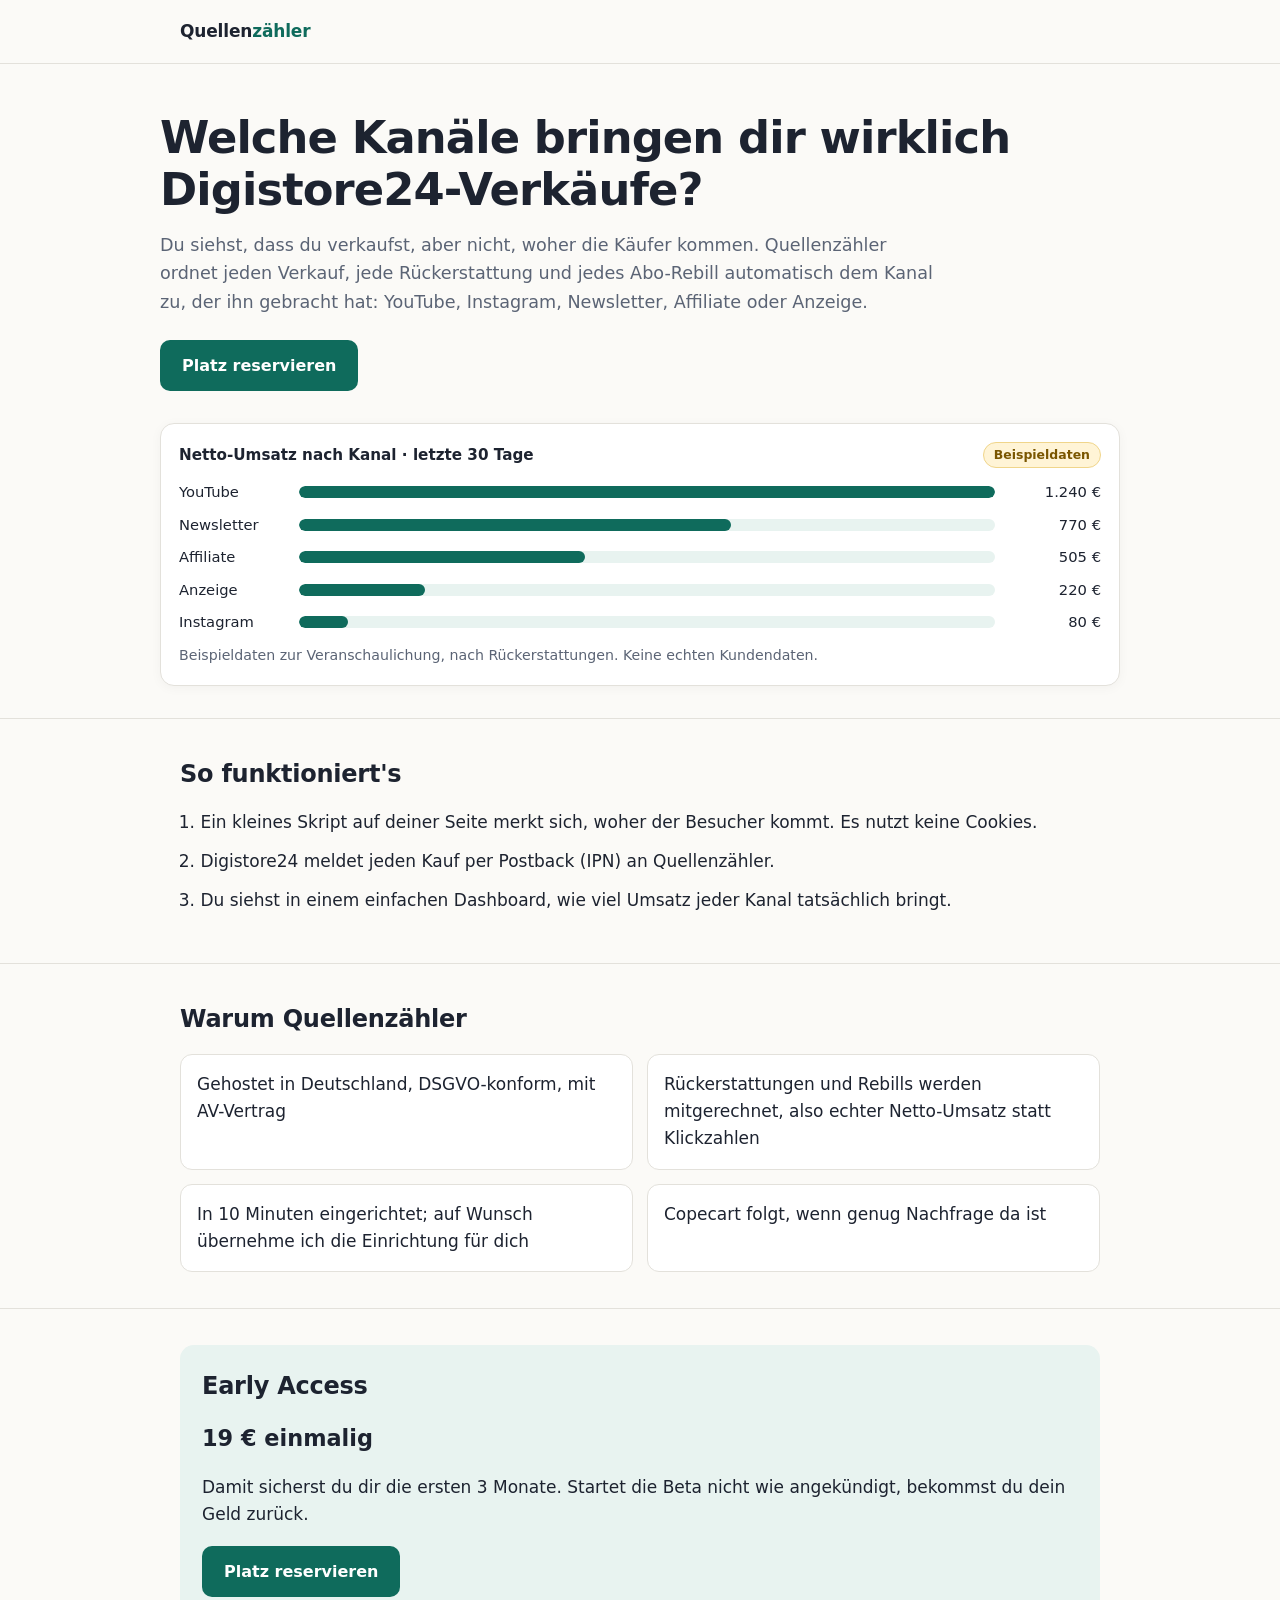
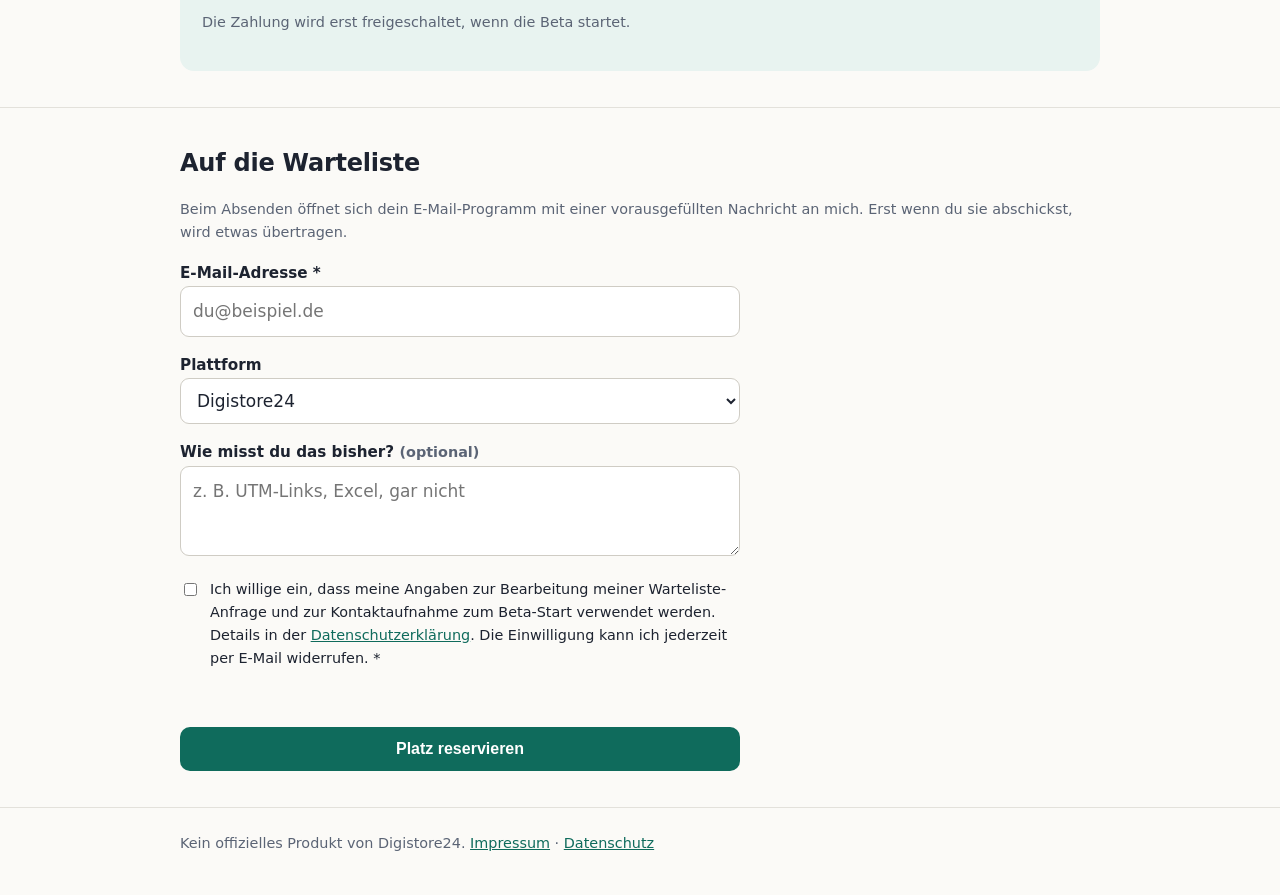
<file: index.html>
<!doctype html>
<html lang="de">
<head>
<meta charset="utf-8">
<meta name="viewport" content="width=device-width, initial-scale=1">
<meta name="robots" content="noindex, nofollow">
<title>Quellenzähler – Welche Kanäle bringen dir wirklich Digistore24-Verkäufe?</title>
<meta name="description" content="Quellenzähler ordnet jeden Digistore24-Verkauf dem Kanal zu, der ihn gebracht hat. Early Access Warteliste.">
<link rel="stylesheet" href="style.css">
</head>
<body>
<header class="top"><div class="wrap"><a class="brand" href="./">Quellen<span>zähler</span></a></div></header>
<main>
<div class="wrap hero">
  <h1>Welche Kanäle bringen dir wirklich Digistore24-Verkäufe?</h1>
  <p class="sub">Du siehst, dass du verkaufst, aber nicht, woher die Käufer kommen. Quellenzähler ordnet jeden Verkauf, jede Rückerstattung und jedes Abo-Rebill automatisch dem Kanal zu, der ihn gebracht hat: YouTube, Instagram, Newsletter, Affiliate oder Anzeige.</p>
  <a class="btn" href="#warteliste">Platz reservieren</a>

  <div class="dash" role="img" aria-label="Beispiel-Dashboard mit Beispieldaten: Netto-Umsatz nach Kanal">
    <div class="dash-h"><strong>Netto-Umsatz nach Kanal · letzte 30 Tage</strong><span class="tag">Beispieldaten</span></div>
    <div class="row"><span>YouTube</span><span class="bar"><i style="width:100%"></i></span><span class="num">1.240 €</span></div>
    <div class="row"><span>Newsletter</span><span class="bar"><i style="width:62%"></i></span><span class="num">770 €</span></div>
    <div class="row"><span>Affiliate</span><span class="bar"><i style="width:41%"></i></span><span class="num">505 €</span></div>
    <div class="row"><span>Anzeige</span><span class="bar"><i style="width:18%"></i></span><span class="num">220 €</span></div>
    <div class="row"><span>Instagram</span><span class="bar"><i style="width:7%"></i></span><span class="num">80 €</span></div>
    <small>Beispieldaten zur Veranschaulichung, nach Rückerstattungen. Keine echten Kundendaten.</small>
  </div>
</div>

<section><div class="wrap">
  <h2>So funktioniert's</h2>
  <ol class="steps">
    <li>Ein kleines Skript auf deiner Seite merkt sich, woher der Besucher kommt. Es nutzt keine Cookies.</li>
    <li>Digistore24 meldet jeden Kauf per Postback (IPN) an Quellenzähler.</li>
    <li>Du siehst in einem einfachen Dashboard, wie viel Umsatz jeder Kanal tatsächlich bringt.</li>
  </ol>
</div></section>

<section><div class="wrap">
  <h2>Warum Quellenzähler</h2>
  <div class="cards">
    <div class="card">Gehostet in Deutschland, DSGVO-konform, mit AV-Vertrag</div>
    <div class="card">Rückerstattungen und Rebills werden mitgerechnet, also echter Netto-Umsatz statt Klickzahlen</div>
    <div class="card">In 10 Minuten eingerichtet; auf Wunsch übernehme ich die Einrichtung für dich</div>
    <div class="card">Copecart folgt, wenn genug Nachfrage da ist</div>
  </div>
</div></section>

<section><div class="wrap">
  <div class="ea">
    <h2>Early Access</h2>
    <p class="price">19 € einmalig</p>
    <p>Damit sicherst du dir die ersten 3 Monate. Startet die Beta nicht wie angekündigt, bekommst du dein Geld zurück.</p>
    <a class="btn" href="#warteliste">Platz reservieren</a>
    <p class="note">Die Zahlung wird erst freigeschaltet, wenn die Beta startet.</p>
  </div>
</div></section>

<section id="warteliste"><div class="wrap">
  <h2>Auf die Warteliste</h2>
  <p class="note">Beim Absenden öffnet sich dein E-Mail-Programm mit einer vorausgefüllten Nachricht an mich. Erst wenn du sie abschickst, wird etwas übertragen.</p>
  <form id="wl" novalidate>
    <div><label for="email">E-Mail-Adresse *</label><input id="email" name="email" type="email" required autocomplete="email" placeholder="du@beispiel.de"></div>
    <div><label for="plattform">Plattform</label>
      <select id="plattform" name="plattform"><option>Digistore24</option><option>Copecart</option><option>Andere</option></select></div>
    <div><label for="messung">Wie misst du das bisher? <span class="note">(optional)</span></label><textarea id="messung" name="messung" placeholder="z. B. UTM-Links, Excel, gar nicht"></textarea></div>
    <label class="check"><input id="consent" type="checkbox" required> <span>Ich willige ein, dass meine Angaben zur Bearbeitung meiner Warteliste-Anfrage und zur Kontaktaufnahme zum Beta-Start verwendet werden. Details in der <a href="datenschutz.html">Datenschutzerklärung</a>. Die Einwilligung kann ich jederzeit per E-Mail widerrufen. *</span></label>
    <p id="err" class="note" role="alert" style="color:#a3261b"></p>
    <button class="btn" type="submit">Platz reservieren</button>
  </form>
</div></section>
</main>
<footer><div class="wrap">Kein offizielles Produkt von Digistore24. <a href="impressum.html">Impressum</a> · <a href="datenschutz.html">Datenschutz</a></div></footer>
<script>
document.getElementById('wl').addEventListener('submit',function(e){
  e.preventDefault();
  var em=document.getElementById('email'),c=document.getElementById('consent'),err=document.getElementById('err');
  if(!em.value||!em.checkValidity()){err.textContent='Bitte gib eine gültige E-Mail-Adresse ein.';em.focus();return}
  if(!c.checked){err.textContent='Bitte bestätige die Einwilligung.';c.focus();return}
  err.textContent='';
  var body='E-Mail: '+em.value+'\nPlattform: '+document.getElementById('plattform').value+'\nWie messe ich das bisher: '+(document.getElementById('messung').value||'-')+'\nEinwilligung Datenschutz: ja';
  location.href='mailto:solutionssmart2026@gmail.com?subject='+encodeURIComponent('Quellenzähler Warteliste')+'&body='+encodeURIComponent(body);
});
</script>
</body>
</html>
</file>
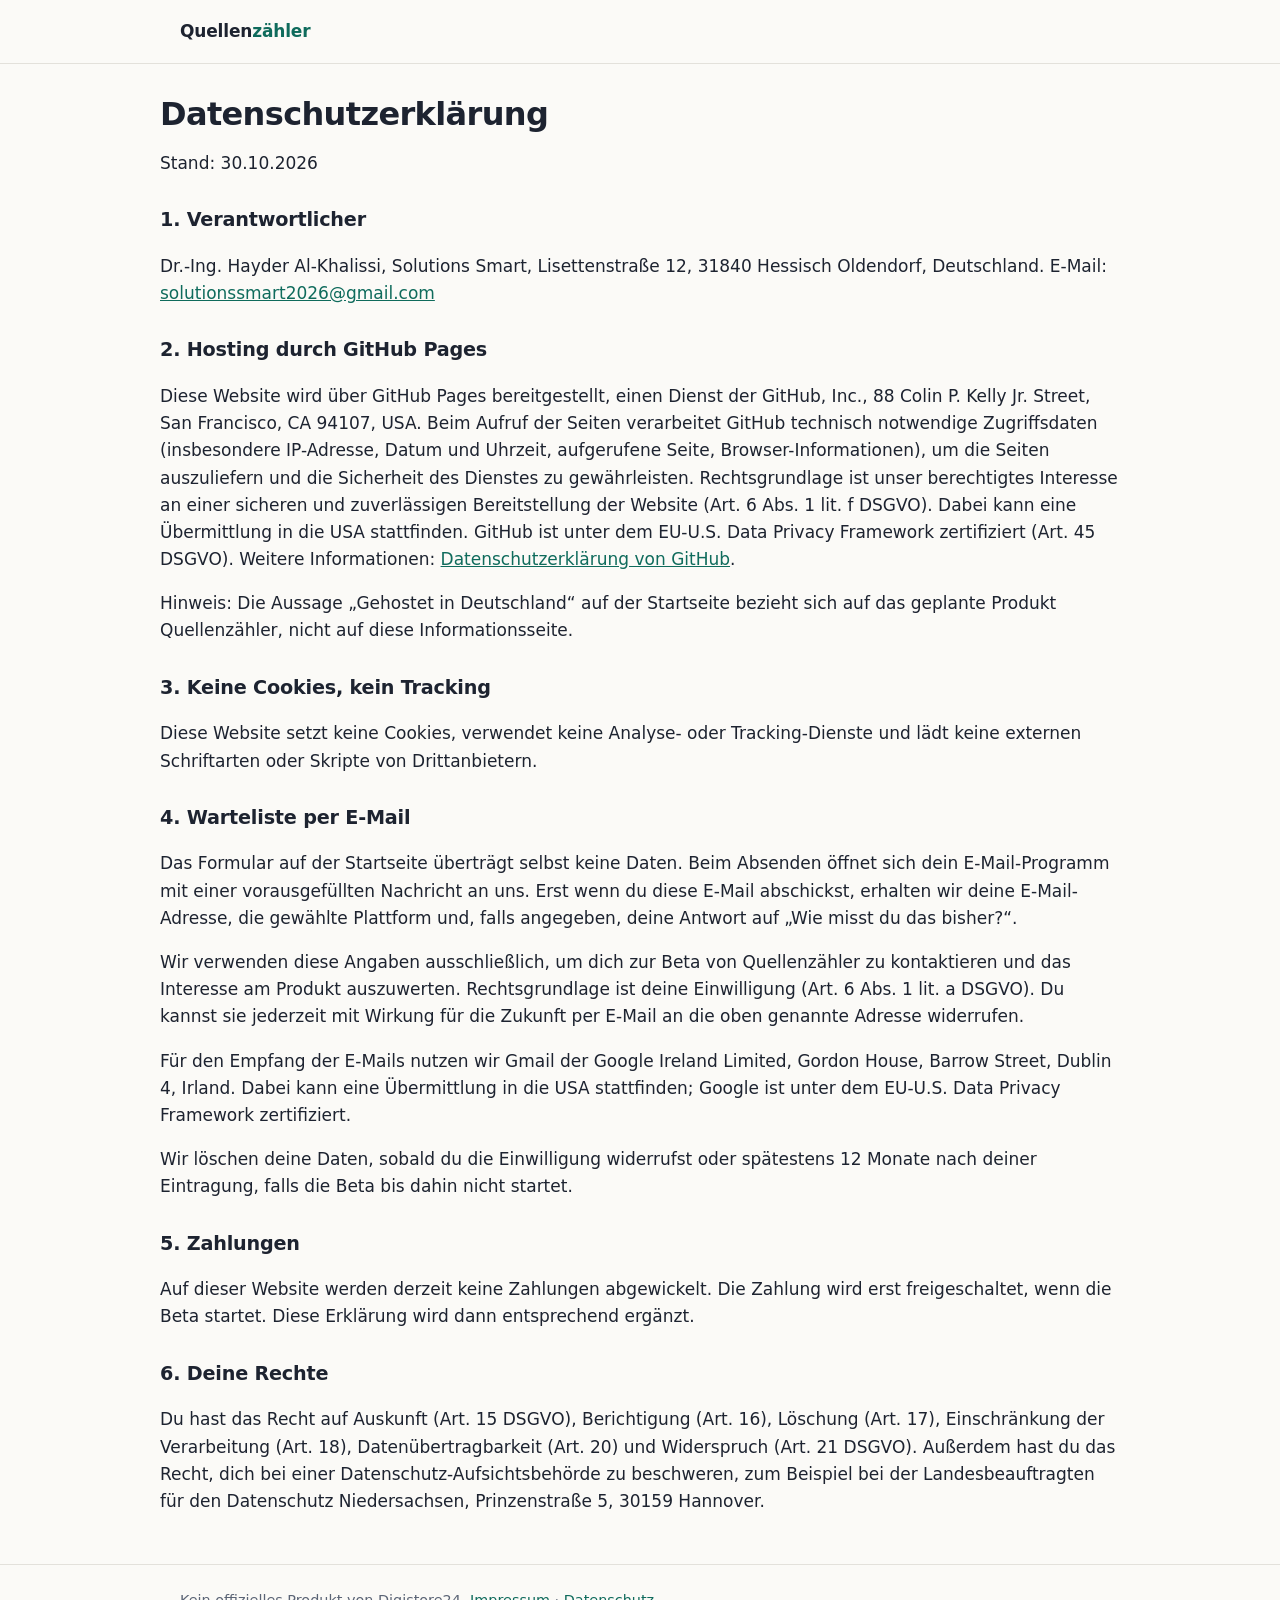
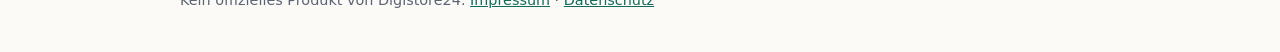
<file: datenschutz.html>
<!doctype html>
<html lang="de">
<head>
<meta charset="utf-8">
<meta name="viewport" content="width=device-width, initial-scale=1">
<meta name="robots" content="noindex, nofollow">
<title>Datenschutz – Quellenzähler</title>
<link rel="stylesheet" href="style.css">
</head>
<body>
<header class="top"><div class="wrap"><a class="brand" href="./">Quellen<span>zähler</span></a></div></header>
<main class="wrap legal">
<h1>Datenschutzerklärung</h1>
<p>Stand: 30.10.2026</p>
<h2>1. Verantwortlicher</h2>
<p>Dr.-Ing. Hayder Al-Khalissi, Solutions Smart, Lisettenstraße 12, 31840 Hessisch Oldendorf, Deutschland. E-Mail: <a href="mailto:solutionssmart2026@gmail.com">solutionssmart2026@gmail.com</a></p>
<h2>2. Hosting durch GitHub Pages</h2>
<p>Diese Website wird über GitHub Pages bereitgestellt, einen Dienst der GitHub, Inc., 88 Colin P. Kelly Jr. Street, San Francisco, CA 94107, USA. Beim Aufruf der Seiten verarbeitet GitHub technisch notwendige Zugriffsdaten (insbesondere IP-Adresse, Datum und Uhrzeit, aufgerufene Seite, Browser-Informationen), um die Seiten auszuliefern und die Sicherheit des Dienstes zu gewährleisten. Rechtsgrundlage ist unser berechtigtes Interesse an einer sicheren und zuverlässigen Bereitstellung der Website (Art. 6 Abs. 1 lit. f DSGVO). Dabei kann eine Übermittlung in die USA stattfinden. GitHub ist unter dem EU-U.S. Data Privacy Framework zertifiziert (Art. 45 DSGVO). Weitere Informationen: <a href="https://docs.github.com/de/site-policy/privacy-policies/github-general-privacy-statement" rel="noopener">Datenschutzerklärung von GitHub</a>.</p>
<p>Hinweis: Die Aussage „Gehostet in Deutschland“ auf der Startseite bezieht sich auf das geplante Produkt Quellenzähler, nicht auf diese Informationsseite.</p>
<h2>3. Keine Cookies, kein Tracking</h2>
<p>Diese Website setzt keine Cookies, verwendet keine Analyse- oder Tracking-Dienste und lädt keine externen Schriftarten oder Skripte von Drittanbietern.</p>
<h2>4. Warteliste per E-Mail</h2>
<p>Das Formular auf der Startseite überträgt selbst keine Daten. Beim Absenden öffnet sich dein E-Mail-Programm mit einer vorausgefüllten Nachricht an uns. Erst wenn du diese E-Mail abschickst, erhalten wir deine E-Mail-Adresse, die gewählte Plattform und, falls angegeben, deine Antwort auf „Wie misst du das bisher?“.</p>
<p>Wir verwenden diese Angaben ausschließlich, um dich zur Beta von Quellenzähler zu kontaktieren und das Interesse am Produkt auszuwerten. Rechtsgrundlage ist deine Einwilligung (Art. 6 Abs. 1 lit. a DSGVO). Du kannst sie jederzeit mit Wirkung für die Zukunft per E-Mail an die oben genannte Adresse widerrufen.</p>
<p>Für den Empfang der E-Mails nutzen wir Gmail der Google Ireland Limited, Gordon House, Barrow Street, Dublin 4, Irland. Dabei kann eine Übermittlung in die USA stattfinden; Google ist unter dem EU-U.S. Data Privacy Framework zertifiziert.</p>
<p>Wir löschen deine Daten, sobald du die Einwilligung widerrufst oder spätestens 12 Monate nach deiner Eintragung, falls die Beta bis dahin nicht startet.</p>
<h2>5. Zahlungen</h2>
<p>Auf dieser Website werden derzeit keine Zahlungen abgewickelt. Die Zahlung wird erst freigeschaltet, wenn die Beta startet. Diese Erklärung wird dann entsprechend ergänzt.</p>
<h2>6. Deine Rechte</h2>
<p>Du hast das Recht auf Auskunft (Art. 15 DSGVO), Berichtigung (Art. 16), Löschung (Art. 17), Einschränkung der Verarbeitung (Art. 18), Datenübertragbarkeit (Art. 20) und Widerspruch (Art. 21 DSGVO). Außerdem hast du das Recht, dich bei einer Datenschutz-Aufsichtsbehörde zu beschweren, zum Beispiel bei der Landesbeauftragten für den Datenschutz Niedersachsen, Prinzenstraße 5, 30159 Hannover.</p>
</main>
<footer><div class="wrap">Kein offizielles Produkt von Digistore24. <a href="impressum.html">Impressum</a> · <a href="datenschutz.html">Datenschutz</a></div></footer>
</body>
</html>
</file>
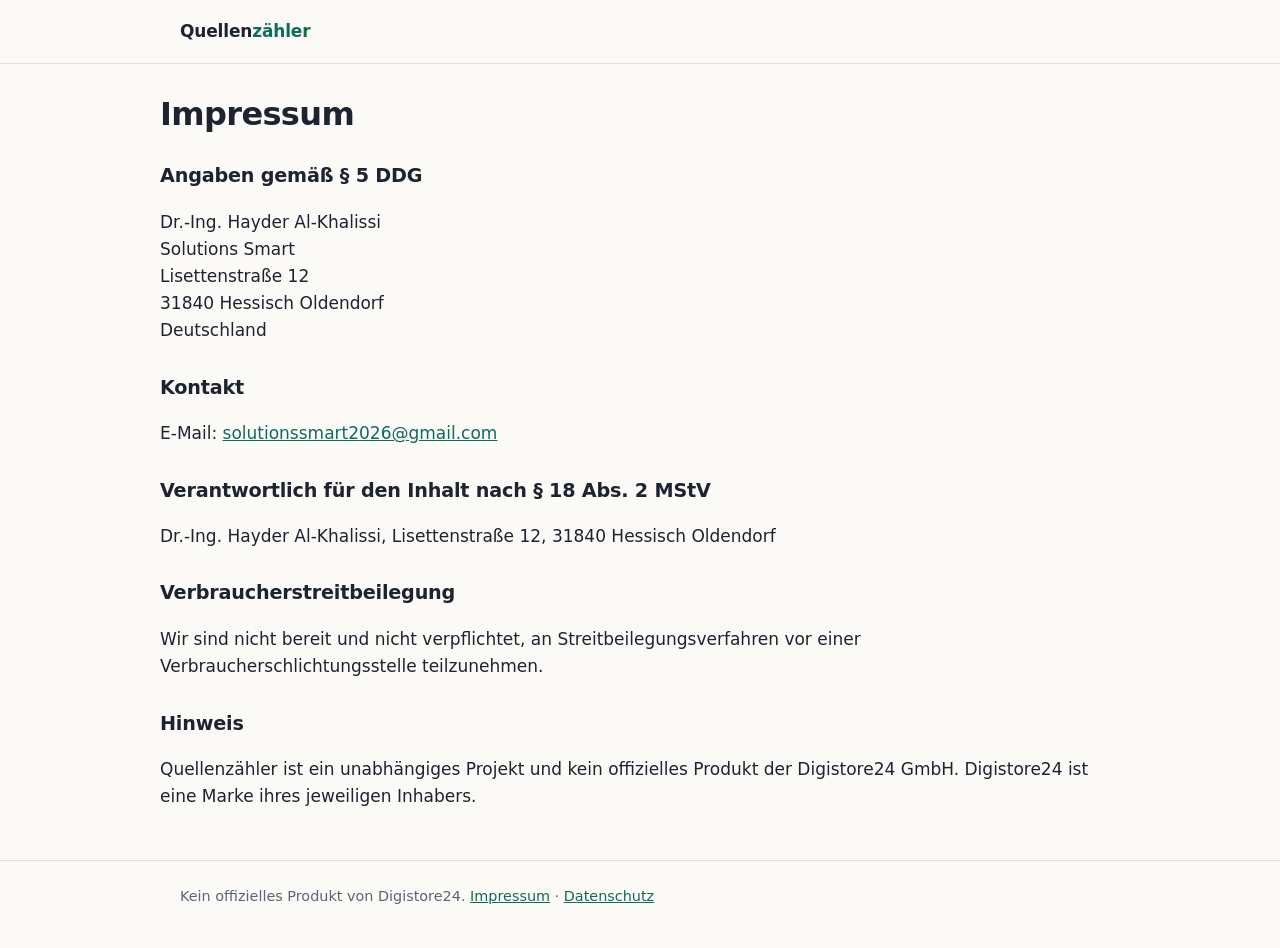
<file: impressum.html>
<!doctype html>
<html lang="de">
<head>
<meta charset="utf-8">
<meta name="viewport" content="width=device-width, initial-scale=1">
<meta name="robots" content="noindex, nofollow">
<title>Impressum – Quellenzähler</title>
<link rel="stylesheet" href="style.css">
</head>
<body>
<header class="top"><div class="wrap"><a class="brand" href="./">Quellen<span>zähler</span></a></div></header>
<main class="wrap legal">
<h1>Impressum</h1>
<h2>Angaben gemäß § 5 DDG</h2>
<p>Dr.-Ing. Hayder Al-Khalissi<br>Solutions Smart<br>Lisettenstraße 12<br>31840 Hessisch Oldendorf<br>Deutschland</p>
<h2>Kontakt</h2>
<p>E-Mail: <a href="mailto:solutionssmart2026@gmail.com">solutionssmart2026@gmail.com</a></p>
<h2>Verantwortlich für den Inhalt nach § 18 Abs. 2 MStV</h2>
<p>Dr.-Ing. Hayder Al-Khalissi, Lisettenstraße 12, 31840 Hessisch Oldendorf</p>
<h2>Verbraucherstreitbeilegung</h2>
<p>Wir sind nicht bereit und nicht verpflichtet, an Streitbeilegungsverfahren vor einer Verbraucherschlichtungsstelle teilzunehmen.</p>
<h2>Hinweis</h2>
<p>Quellenzähler ist ein unabhängiges Projekt und kein offizielles Produkt der Digistore24 GmbH. Digistore24 ist eine Marke ihres jeweiligen Inhabers.</p>
</main>
<footer><div class="wrap">Kein offizielles Produkt von Digistore24. <a href="impressum.html">Impressum</a> · <a href="datenschutz.html">Datenschutz</a></div></footer>
</body>
</html>
</file>
<file: style.css>
:root{--bg:#fbfaf7;--fg:#1d2330;--muted:#5b6475;--acc:#0f6b5c;--acc2:#e8f3f0;--line:#e3e1db;--card:#fff}
*{box-sizing:border-box}html{scroll-behavior:smooth}
body{margin:0;font-family:system-ui,-apple-system,"Segoe UI",Roboto,"Helvetica Neue",Arial,sans-serif;background:var(--bg);color:var(--fg);line-height:1.6;font-size:17px}
.wrap{max-width:960px;margin:0 auto;padding:0 20px}
header.top{padding:18px 0;border-bottom:1px solid var(--line)}
.brand{font-weight:700;letter-spacing:-.01em;color:var(--fg);text-decoration:none}
.brand span{color:var(--acc)}
.hero{padding:48px 0 32px}
h1{font-size:clamp(1.8rem,5vw,2.8rem);line-height:1.15;letter-spacing:-.02em;margin:0 0 16px}
h2{font-size:1.5rem;margin:0 0 16px;letter-spacing:-.01em}
.sub{color:var(--muted);font-size:1.1rem;max-width:44em;margin:0 0 24px}
.btn{display:inline-block;background:var(--acc);color:#fff;border:0;border-radius:10px;padding:13px 22px;font-weight:600;font-size:1rem;text-decoration:none;cursor:pointer}
.btn:hover{filter:brightness(1.1)}
section{padding:36px 0;border-top:1px solid var(--line)}
.dash{background:var(--card);border:1px solid var(--line);border-radius:14px;padding:18px;margin-top:32px;box-shadow:0 2px 12px rgba(0,0,0,.04)}
.dash-h{display:flex;justify-content:space-between;align-items:center;gap:8px;margin-bottom:12px;font-size:.95rem}
.tag{background:#fff4d6;color:#7a5600;border:1px solid #f0d58a;border-radius:999px;padding:2px 10px;font-size:.78rem;font-weight:600;white-space:nowrap}
.row{display:grid;grid-template-columns:7.5em 1fr 6.5em;gap:10px;align-items:center;margin:9px 0;font-size:.92rem}
.bar{height:12px;border-radius:6px;background:var(--acc2);overflow:hidden}
.bar i{display:block;height:100%;background:var(--acc);border-radius:6px}
.num{text-align:right;font-variant-numeric:tabular-nums}
.dash small{color:var(--muted);display:block;margin-top:10px}
ol.steps,ul.why{padding-left:1.2em;margin:0}
ol.steps li,ul.why li{margin:0 0 12px}
.cards{display:grid;gap:14px}
@media(min-width:720px){.cards{grid-template-columns:1fr 1fr}}
.card{background:var(--card);border:1px solid var(--line);border-radius:12px;padding:16px}
.ea{background:var(--acc2);border-radius:14px;padding:22px}
.price{font-size:1.4rem;font-weight:700;margin:0 0 6px}
.note{color:var(--muted);font-size:.9rem}
form{display:grid;gap:14px;max-width:560px}
label{font-weight:600;font-size:.95rem}
input[type=email],select,textarea{width:100%;font:inherit;padding:11px 12px;border:1px solid #cfccc4;border-radius:9px;background:#fff;color:var(--fg)}
textarea{min-height:90px;resize:vertical}
.check{display:flex;gap:10px;align-items:flex-start;font-weight:400;font-size:.9rem}
.check input{margin-top:5px}
a{color:var(--acc)}
footer{border-top:1px solid var(--line);padding:24px 0 40px;color:var(--muted);font-size:.9rem}
.legal h1{font-size:2rem}.legal h2{font-size:1.2rem;margin-top:28px}
.legal{padding:32px 0}
</file>
